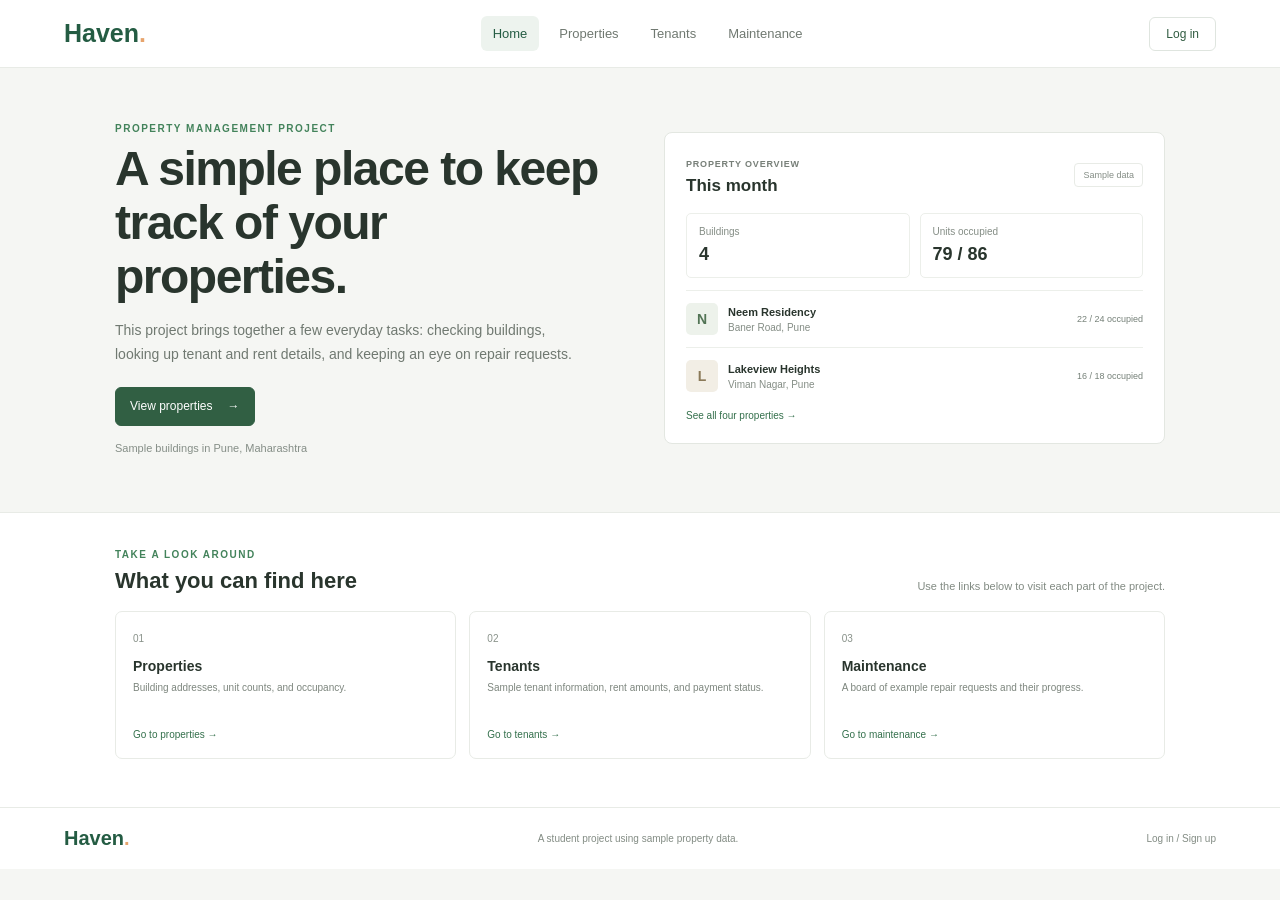
<file: index.html>
<!DOCTYPE html>
<html lang="en">
<head>
  <meta charset="UTF-8">
  <meta name="viewport" content="width=device-width, initial-scale=1.0">
  <title>Haven | Property dashboard</title>
  <link rel="stylesheet" href="style.css">
</head>
<body>
  <header class="site-header">
    <a class="logo" href="index.html">Haven<span>.</span></a>
    <nav>
      <a class="active" href="index.html">Home</a>
      <a href="properties.html">Properties</a>
      <a href="tenants.html">Tenants</a>
      <a href="maintenance.html">Maintenance</a>
    </nav>
    <a class="header-login" href="login.html">Log in</a>
  </header>

  <main>
    <section class="home-intro">
      <div class="home-welcome">
        <p class="eyebrow">PROPERTY MANAGEMENT PROJECT</p>
        <h1>A simple place to keep track of your properties.</h1>
        <p>This project brings together a few everyday tasks: checking buildings, looking up tenant and rent details, and keeping an eye on repair requests.</p>
        <a class="button button-green" href="properties.html">View properties <span aria-hidden="true">→</span></a>
        <span class="home-location">Sample buildings in Pune, Maharashtra</span>
      </div>
      <div class="home-preview">
        <div class="preview-heading"><div><span class="preview-label">PROPERTY OVERVIEW</span><h2>This month</h2></div><span class="preview-date">Sample data</span></div>
        <div class="preview-stats"><div><span>Buildings</span><strong>4</strong></div><div><span>Units occupied</span><strong>79 / 86</strong></div></div>
        <div class="preview-property"><span class="preview-building">N</span><span><strong>Neem Residency</strong><small>Baner Road, Pune</small></span><span class="preview-status">22 / 24 occupied</span></div>
        <div class="preview-property"><span class="preview-building sand">L</span><span><strong>Lakeview Heights</strong><small>Viman Nagar, Pune</small></span><span class="preview-status">16 / 18 occupied</span></div>
        <a class="preview-link" href="properties.html">See all four properties →</a>
      </div>
    </section>

    <section class="home-pages">
      <div class="home-section-heading"><div><p class="eyebrow">TAKE A LOOK AROUND</p><h2>What you can find here</h2></div><p>Use the links below to visit each part of the project.</p></div>
      <div class="home-page-grid">
        <a class="home-page-card" href="properties.html"><span class="home-page-number">01</span><h3>Properties</h3><p>Building addresses, unit counts, and occupancy.</p><span>Go to properties →</span></a>
        <a class="home-page-card" href="tenants.html"><span class="home-page-number">02</span><h3>Tenants</h3><p>Sample tenant information, rent amounts, and payment status.</p><span>Go to tenants →</span></a>
        <a class="home-page-card" href="maintenance.html"><span class="home-page-number">03</span><h3>Maintenance</h3><p>A board of example repair requests and their progress.</p><span>Go to maintenance →</span></a>
      </div>
    </section>
  </main>
  <footer class="home-footer"><a class="logo" href="index.html">Haven<span>.</span></a><span>A student project using sample property data.</span><a href="login.html">Log in / Sign up</a></footer>
</body>
</html>
</file>
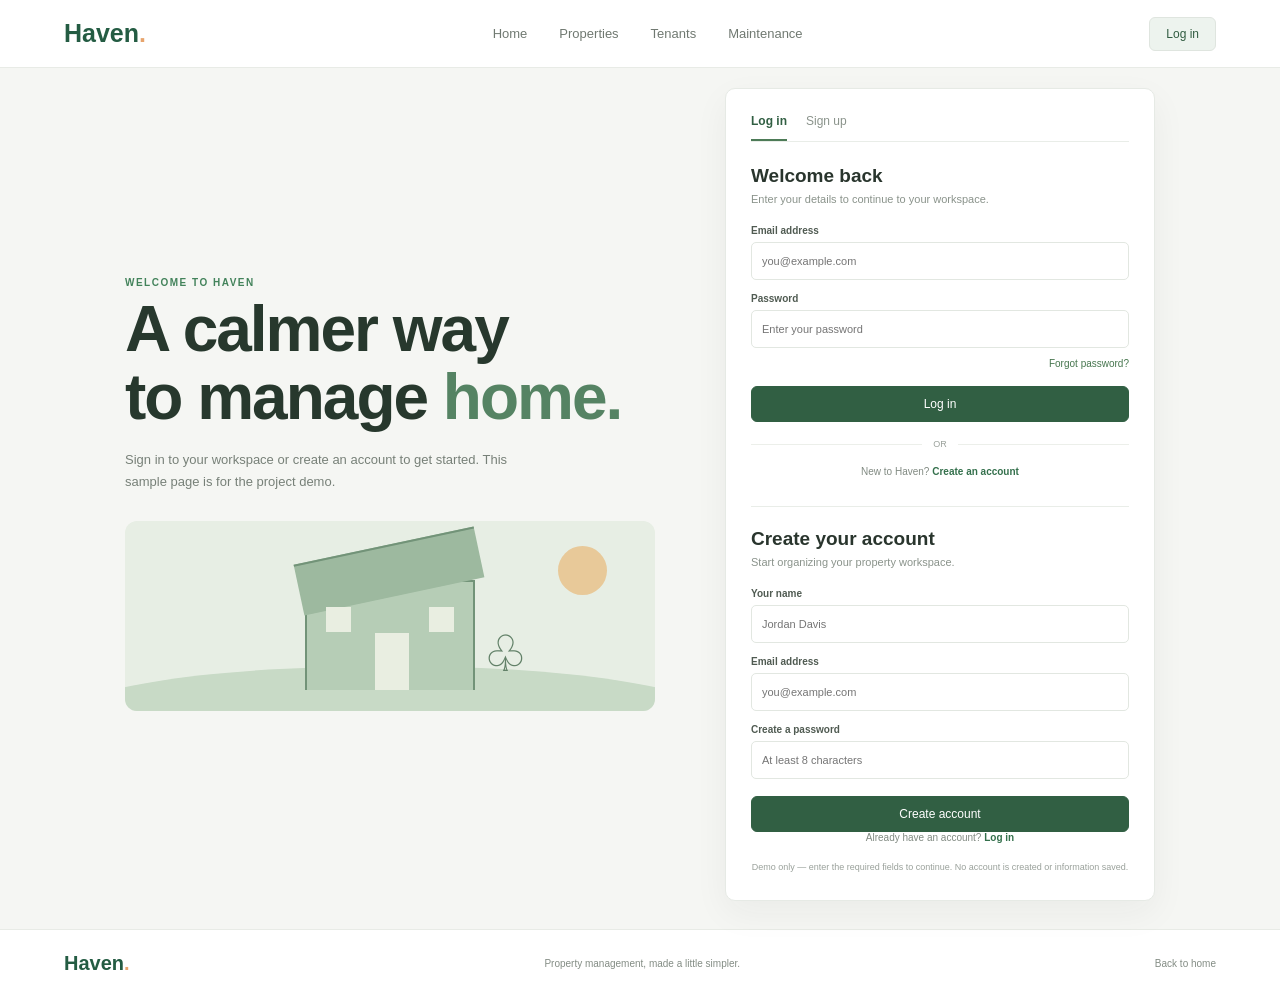
<file: login.html>
<!DOCTYPE html>
<html lang="en">
<head>
  <meta charset="UTF-8">
  <meta name="viewport" content="width=device-width, initial-scale=1.0">
  <title>Log in or sign up | Haven</title>
  <link rel="stylesheet" href="style.css">
</head>
<body>
  <header class="site-header">
    <a class="logo" href="index.html">Haven<span>.</span></a>
    <nav>
      <a href="index.html">Home</a>
      <a href="properties.html">Properties</a>
      <a href="tenants.html">Tenants</a>
      <a href="maintenance.html">Maintenance</a>
    </nav>
    <a class="header-login current" href="login.html">Log in</a>
  </header>

  <main class="auth-page">
    <div class="auth-intro">
      <p class="eyebrow">WELCOME TO HAVEN</p>
      <h1>A calmer way<br>to manage <span>home.</span></h1>
      <p>Sign in to your workspace or create an account to get started. This sample page is for the project demo.</p>
      <div class="auth-illustration"><div class="auth-sun"></div><div class="auth-house"><span></span><i></i><i></i></div><div class="auth-plant">♧</div></div>
    </div>
    <section class="auth-card">
      <div class="auth-tabs"><a class="selected" href="#login-form">Log in</a><a href="#signup-form">Sign up</a></div>
      <form id="login-form" class="auth-form" onsubmit="window.location.href='properties.html'; return false;">
        <h2>Welcome back</h2>
        <p>Enter your details to continue to your workspace.</p>
        <label for="login-email">Email address</label>
        <input id="login-email" type="email" placeholder="you@example.com" required>
        <label for="login-password">Password</label>
        <input id="login-password" type="password" placeholder="Enter your password" required>
        <a class="forgot-link" href="#login-form">Forgot password?</a>
        <button class="button button-green auth-submit" type="submit">Log in</button>
        <div class="auth-divider"><span>OR</span></div>
        <p class="auth-switch">New to Haven? <a href="#signup-form">Create an account</a></p>
      </form>
      <form id="signup-form" class="auth-form signup-form" onsubmit="window.location.href='properties.html'; return false;">
        <h2>Create your account</h2>
        <p>Start organizing your property workspace.</p>
        <label for="signup-name">Your name</label>
        <input id="signup-name" type="text" placeholder="Jordan Davis" required>
        <label for="signup-email">Email address</label>
        <input id="signup-email" type="email" placeholder="you@example.com" required>
        <label for="signup-password">Create a password</label>
        <input id="signup-password" type="password" placeholder="At least 8 characters" required>
        <button class="button button-green auth-submit" type="submit">Create account</button>
        <p class="auth-switch">Already have an account? <a href="#login-form">Log in</a></p>
      </form>
      <p class="auth-demo-note">Demo only — enter the required fields to continue. No account is created or information saved.</p>
    </section>
  </main>
  <footer class="landing-footer auth-footer"><a class="logo" href="index.html">Haven<span>.</span></a><span>Property management, made a little simpler.</span><a href="index.html">Back to home</a></footer>
</body>
</html>
</file>
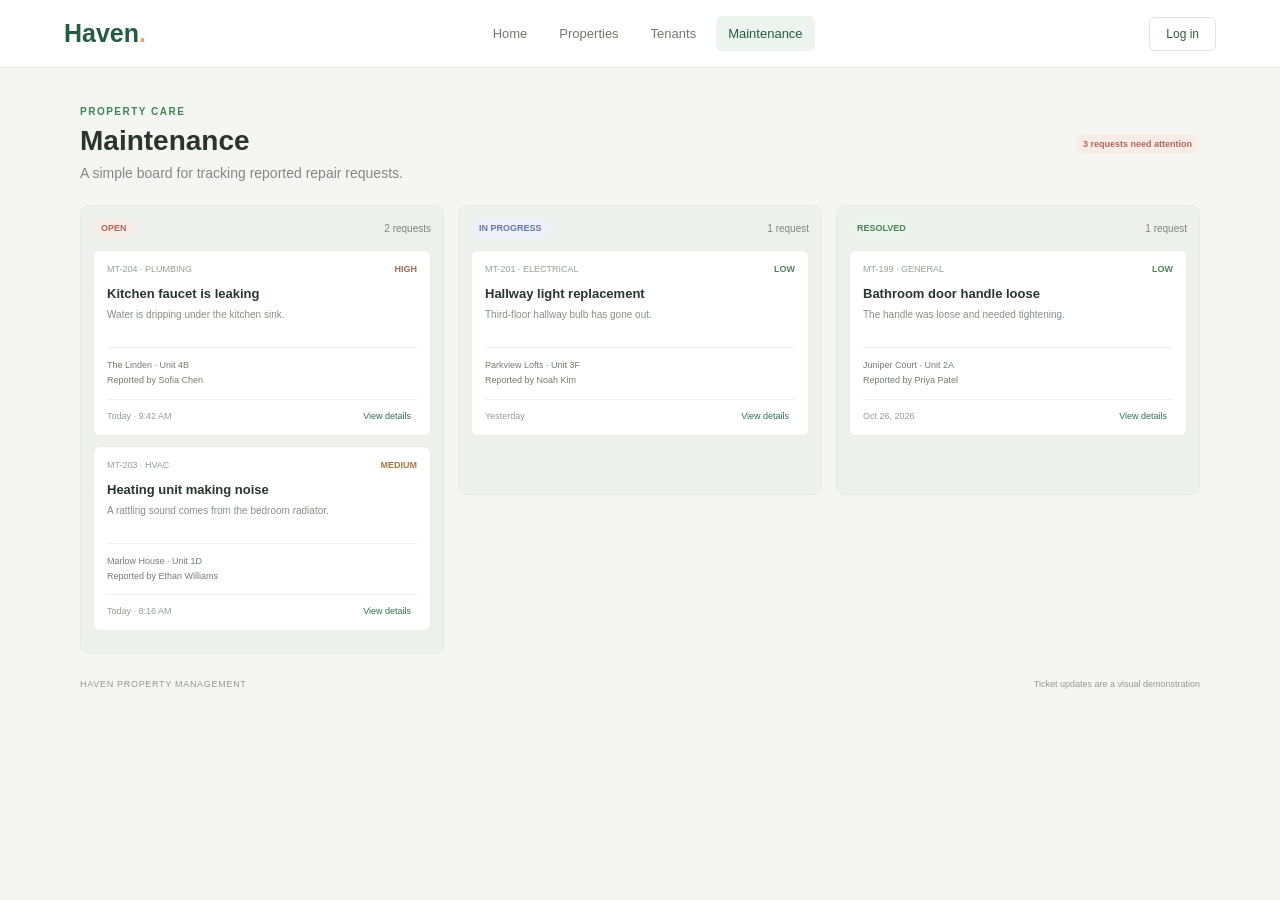
<file: maintenance.html>
<!DOCTYPE html>
<html lang="en">
<head>
  <meta charset="UTF-8">
  <meta name="viewport" content="width=device-width, initial-scale=1.0">
  <title>Maintenance | Haven</title>
  <link rel="stylesheet" href="style.css">
</head>
<body>
  <header class="site-header"><a class="logo" href="index.html">Haven<span>.</span></a><nav><a href="index.html">Home</a><a href="properties.html">Properties</a><a href="tenants.html">Tenants</a><a class="active" href="maintenance.html">Maintenance</a></nav><a class="header-login" href="login.html">Log in</a></header>
  <main class="container">
    <div class="page-heading"><div><p class="eyebrow">PROPERTY CARE</p><h1>Maintenance</h1><p class="subheading">A simple board for tracking reported repair requests.</p></div><span class="status offline">3 requests need attention</span></div>
    <section class="ticket-board">
      <div class="ticket-column"><div class="column-heading"><span class="status offline">OPEN</span><span>2 requests</span></div>
        <article class="ticket-card"><div class="ticket-top"><span>MT-204 · PLUMBING</span><span class="priority high">HIGH</span></div><h2>Kitchen faucet is leaking</h2><p>Water is dripping under the kitchen sink.</p><div class="ticket-info">The Linden · Unit 4B<br>Reported by Sofia Chen</div><div class="ticket-bottom"><span>Today · 9:42 AM</span><button onclick="alert('This is a sample maintenance ticket.')">View details</button></div></article>
        <article class="ticket-card"><div class="ticket-top"><span>MT-203 · HVAC</span><span class="priority medium">MEDIUM</span></div><h2>Heating unit making noise</h2><p>A rattling sound comes from the bedroom radiator.</p><div class="ticket-info">Marlow House · Unit 1D<br>Reported by Ethan Williams</div><div class="ticket-bottom"><span>Today · 8:16 AM</span><button onclick="alert('This is a sample maintenance ticket.')">View details</button></div></article>
      </div>
      <div class="ticket-column"><div class="column-heading"><span class="status progress">IN PROGRESS</span><span>1 request</span></div>
        <article class="ticket-card"><div class="ticket-top"><span>MT-201 · ELECTRICAL</span><span class="priority low">LOW</span></div><h2>Hallway light replacement</h2><p>Third-floor hallway bulb has gone out.</p><div class="ticket-info">Parkview Lofts · Unit 3F<br>Reported by Noah Kim</div><div class="ticket-bottom"><span>Yesterday</span><button onclick="alert('This request is already in progress.')">View details</button></div></article>
      </div>
      <div class="ticket-column"><div class="column-heading"><span class="status online">RESOLVED</span><span>1 request</span></div>
        <article class="ticket-card"><div class="ticket-top"><span>MT-199 · GENERAL</span><span class="priority low">LOW</span></div><h2>Bathroom door handle loose</h2><p>The handle was loose and needed tightening.</p><div class="ticket-info">Juniper Court · Unit 2A<br>Reported by Priya Patel</div><div class="ticket-bottom"><span>Oct 26, 2026</span><button onclick="alert('This request has been resolved.')">View details</button></div></article>
      </div>
    </section>
    <p class="footer-note">HAVEN PROPERTY MANAGEMENT <span>Ticket updates are a visual demonstration</span></p>
  </main>
</body>
</html>
</file>
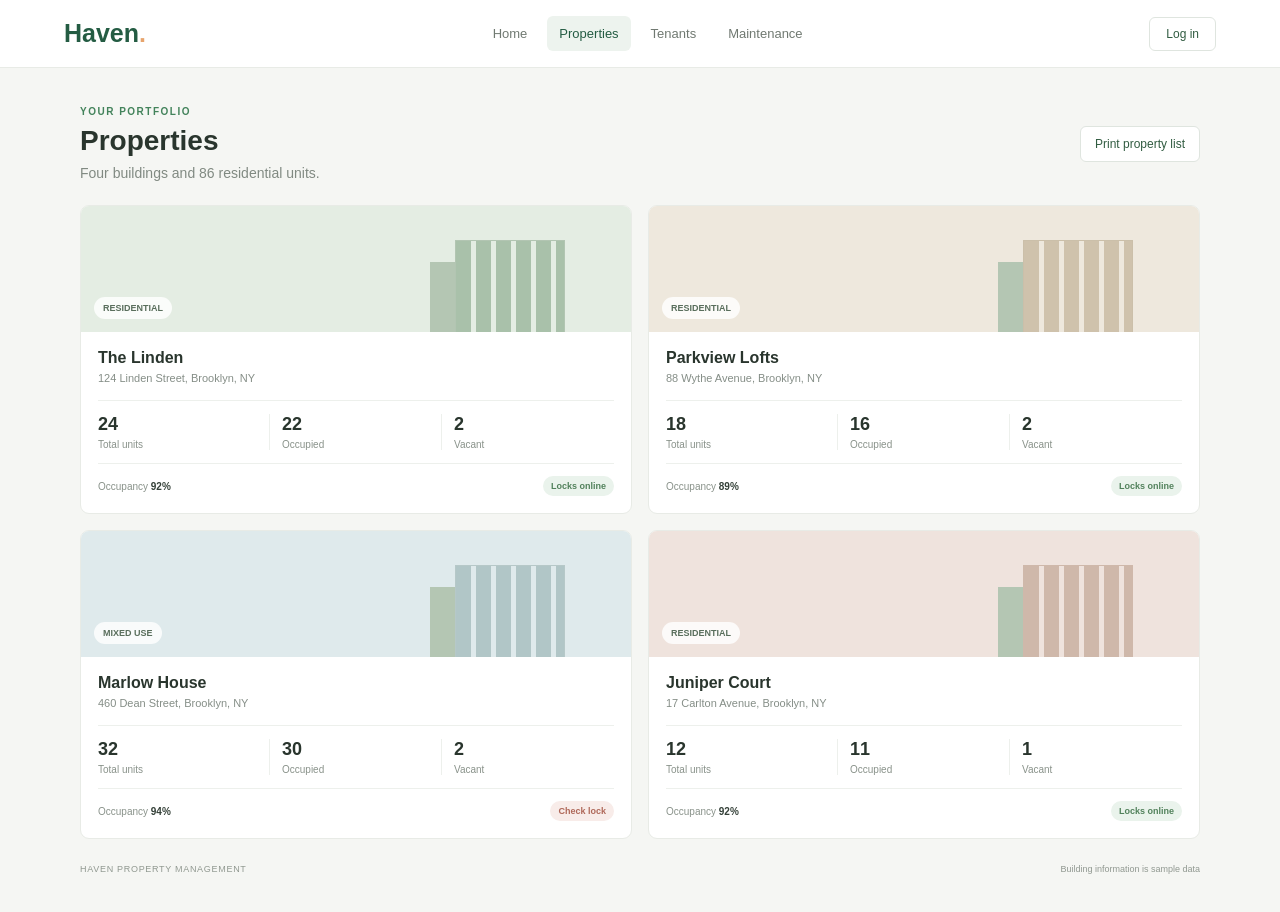
<file: properties.html>
<!DOCTYPE html>
<html lang="en">
<head>
  <meta charset="UTF-8">
  <meta name="viewport" content="width=device-width, initial-scale=1.0">
  <title>Properties | Haven</title>
  <link rel="stylesheet" href="style.css">
</head>
<body>
  <header class="site-header"><a class="logo" href="index.html">Haven<span>.</span></a><nav><a href="index.html">Home</a><a class="active" href="properties.html">Properties</a><a href="tenants.html">Tenants</a><a href="maintenance.html">Maintenance</a></nav><a class="header-login" href="login.html">Log in</a></header>
  <main class="container">
    <div class="page-heading"><div><p class="eyebrow">YOUR PORTFOLIO</p><h1>Properties</h1><p class="subheading">Four buildings and 86 residential units.</p></div><button class="button" onclick="window.print()">Print property list</button></div>
    <section class="property-grid">
      <article class="card property-card"><div class="building-art green"><span>RESIDENTIAL</span><div class="building-shape"></div></div><div class="property-details"><h2>The Linden</h2><p>124 Linden Street, Brooklyn, NY</p><div class="property-numbers"><div><strong>24</strong><small>Total units</small></div><div><strong>22</strong><small>Occupied</small></div><div><strong>2</strong><small>Vacant</small></div></div><div class="card-footer"><span>Occupancy <strong>92%</strong></span><span class="status online">Locks online</span></div></div></article>
      <article class="card property-card"><div class="building-art yellow"><span>RESIDENTIAL</span><div class="building-shape"></div></div><div class="property-details"><h2>Parkview Lofts</h2><p>88 Wythe Avenue, Brooklyn, NY</p><div class="property-numbers"><div><strong>18</strong><small>Total units</small></div><div><strong>16</strong><small>Occupied</small></div><div><strong>2</strong><small>Vacant</small></div></div><div class="card-footer"><span>Occupancy <strong>89%</strong></span><span class="status online">Locks online</span></div></div></article>
      <article class="card property-card"><div class="building-art blue"><span>MIXED USE</span><div class="building-shape"></div></div><div class="property-details"><h2>Marlow House</h2><p>460 Dean Street, Brooklyn, NY</p><div class="property-numbers"><div><strong>32</strong><small>Total units</small></div><div><strong>30</strong><small>Occupied</small></div><div><strong>2</strong><small>Vacant</small></div></div><div class="card-footer"><span>Occupancy <strong>94%</strong></span><span class="status offline">Check lock</span></div></div></article>
      <article class="card property-card"><div class="building-art rose"><span>RESIDENTIAL</span><div class="building-shape"></div></div><div class="property-details"><h2>Juniper Court</h2><p>17 Carlton Avenue, Brooklyn, NY</p><div class="property-numbers"><div><strong>12</strong><small>Total units</small></div><div><strong>11</strong><small>Occupied</small></div><div><strong>1</strong><small>Vacant</small></div></div><div class="card-footer"><span>Occupancy <strong>92%</strong></span><span class="status online">Locks online</span></div></div></article>
    </section>
    <p class="footer-note">HAVEN PROPERTY MANAGEMENT <span>Building information is sample data</span></p>
  </main>
</body>
</html>
</file>
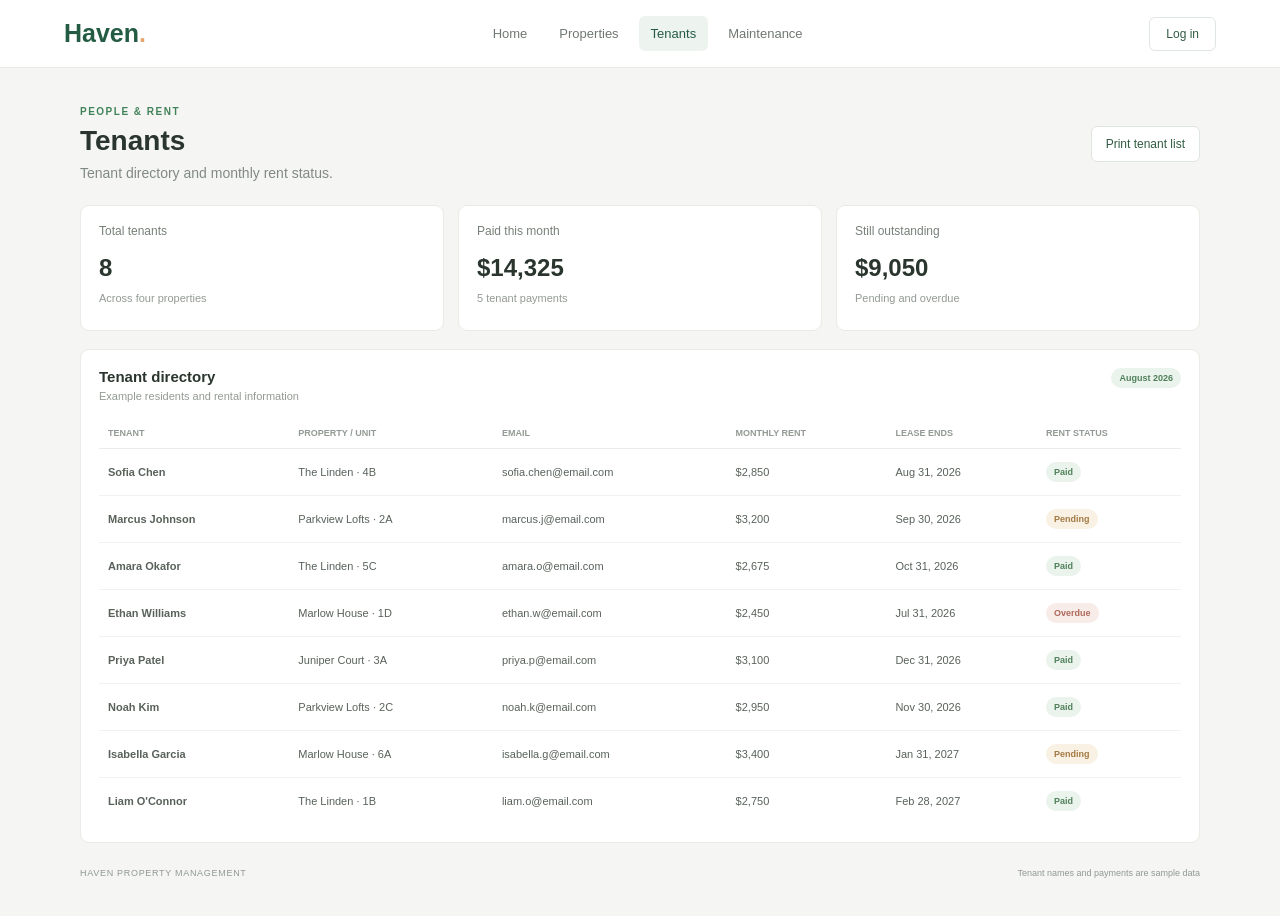
<file: tenants.html>
<!DOCTYPE html>
<html lang="en">
<head>
  <meta charset="UTF-8">
  <meta name="viewport" content="width=device-width, initial-scale=1.0">
  <title>Tenants | Haven</title>
  <link rel="stylesheet" href="style.css">
</head>
<body>
  <header class="site-header"><a class="logo" href="index.html">Haven<span>.</span></a><nav><a href="index.html">Home</a><a href="properties.html">Properties</a><a class="active" href="tenants.html">Tenants</a><a href="maintenance.html">Maintenance</a></nav><a class="header-login" href="login.html">Log in</a></header>
  <main class="container">
    <div class="page-heading"><div><p class="eyebrow">PEOPLE & RENT</p><h1>Tenants</h1><p class="subheading">Tenant directory and monthly rent status.</p></div><button class="button" onclick="window.print()">Print tenant list</button></div>
    <section class="summary-grid three-cards"><article class="card summary-card"><p>Total tenants</p><h2>8</h2><span>Across four properties</span></article><article class="card summary-card"><p>Paid this month</p><h2>$14,325</h2><span>5 tenant payments</span></article><article class="card summary-card"><p>Still outstanding</p><h2>$9,050</h2><span>Pending and overdue</span></article></section>
    <section class="card"><div class="section-heading"><div><h2>Tenant directory</h2><p>Example residents and rental information</p></div><span class="status online">August 2026</span></div>
      <div class="table-wrap"><table><thead><tr><th>TENANT</th><th>PROPERTY / UNIT</th><th>EMAIL</th><th>MONTHLY RENT</th><th>LEASE ENDS</th><th>RENT STATUS</th></tr></thead><tbody>
        <tr><td><strong>Sofia Chen</strong></td><td>The Linden · 4B</td><td>sofia.chen@email.com</td><td>$2,850</td><td>Aug 31, 2026</td><td><span class="status online">Paid</span></td></tr>
        <tr><td><strong>Marcus Johnson</strong></td><td>Parkview Lofts · 2A</td><td>marcus.j@email.com</td><td>$3,200</td><td>Sep 30, 2026</td><td><span class="status pending">Pending</span></td></tr>
        <tr><td><strong>Amara Okafor</strong></td><td>The Linden · 5C</td><td>amara.o@email.com</td><td>$2,675</td><td>Oct 31, 2026</td><td><span class="status online">Paid</span></td></tr>
        <tr><td><strong>Ethan Williams</strong></td><td>Marlow House · 1D</td><td>ethan.w@email.com</td><td>$2,450</td><td>Jul 31, 2026</td><td><span class="status offline">Overdue</span></td></tr>
        <tr><td><strong>Priya Patel</strong></td><td>Juniper Court · 3A</td><td>priya.p@email.com</td><td>$3,100</td><td>Dec 31, 2026</td><td><span class="status online">Paid</span></td></tr>
        <tr><td><strong>Noah Kim</strong></td><td>Parkview Lofts · 2C</td><td>noah.k@email.com</td><td>$2,950</td><td>Nov 30, 2026</td><td><span class="status online">Paid</span></td></tr>
        <tr><td><strong>Isabella Garcia</strong></td><td>Marlow House · 6A</td><td>isabella.g@email.com</td><td>$3,400</td><td>Jan 31, 2027</td><td><span class="status pending">Pending</span></td></tr>
        <tr><td><strong>Liam O'Connor</strong></td><td>The Linden · 1B</td><td>liam.o@email.com</td><td>$2,750</td><td>Feb 28, 2027</td><td><span class="status online">Paid</span></td></tr>
      </tbody></table></div>
    </section>
    <p class="footer-note">HAVEN PROPERTY MANAGEMENT <span>Tenant names and payments are sample data</span></p>
  </main>
</body>
</html>
</file>
<file: style.css>
* {
  box-sizing: border-box;
}

body {
  margin: 0;
  background: #f5f6f3;
  color: #29352d;
  font-family: Arial, Helvetica, sans-serif;
  font-size: 14px;
}

.site-header {
  min-height: 68px;
  padding: 0 5%;
  display: flex;
  align-items: center;
  justify-content: space-between;
  gap: 20px;
  background: white;
  border-bottom: 1px solid #e8ebe6;
}

.logo {
  color: #245c43;
  font-size: 25px;
  font-weight: bold;
  text-decoration: none;
}

.logo span {
  color: #e7a46d;
}

nav {
  display: flex;
  align-items: center;
  gap: 8px;
}

nav a {
  padding: 10px 12px;
  border-radius: 6px;
  color: #707971;
  font-size: 13px;
  text-decoration: none;
}

nav a:hover,
nav a.active {
  background: #edf3ee;
  color: #245c43;
}

.manager {
  color: #778078;
  font-size: 12px;
}

.container {
  width: min(1120px, 90%);
  margin: 38px auto;
}

.page-heading {
  display: flex;
  align-items: center;
  justify-content: space-between;
  gap: 20px;
  margin-bottom: 24px;
}

.eyebrow {
  margin: 0 0 8px;
  color: #43835b;
  font-size: 10px;
  font-weight: bold;
  letter-spacing: 1.5px;
}

h1 {
  margin: 0 0 8px;
  font-size: 28px;
}

.subheading {
  margin: 0;
  color: #818a82;
}

.button {
  padding: 10px 14px;
  border: 1px solid #dfe5df;
  border-radius: 6px;
  background: white;
  color: #315c41;
  font-size: 12px;
  cursor: pointer;
}

.button:hover {
  background: #edf3ee;
}

.summary-grid {
  display: grid;
  grid-template-columns: repeat(4, 1fr);
  gap: 14px;
  margin-bottom: 18px;
}

.three-cards {
  grid-template-columns: repeat(3, 1fr);
}

.card {
  padding: 18px;
  border: 1px solid #e8ebe6;
  border-radius: 9px;
  background: white;
}

.summary-card {
  min-height: 126px;
}

.summary-card p {
  margin: 0 0 16px;
  color: #778078;
  font-size: 12px;
}

.summary-card h2 {
  margin: 0 0 7px;
  font-size: 24px;
}

.summary-card span {
  color: #929a93;
  font-size: 11px;
}

.content-grid {
  display: grid;
  grid-template-columns: 1.45fr 1fr;
  gap: 16px;
  margin-bottom: 16px;
}

.second-row {
  grid-template-columns: 1fr 1fr;
}

.section-heading {
  display: flex;
  align-items: flex-start;
  justify-content: space-between;
  gap: 10px;
  margin-bottom: 16px;
}

.section-heading h2 {
  margin: 0 0 5px;
  font-size: 15px;
}

.section-heading p {
  margin: 0;
  color: #929a93;
  font-size: 11px;
}

.text-link {
  color: #34704c;
  font-size: 11px;
  text-decoration: none;
}

.text-link:hover {
  text-decoration: underline;
}

.table-wrap {
  overflow-x: auto;
}

table {
  width: 100%;
  border-collapse: collapse;
  text-align: left;
}

th {
  padding: 10px 9px;
  border-bottom: 1px solid #e9ede8;
  color: #929a93;
  font-size: 9px;
}

td {
  padding: 13px 9px;
  border-bottom: 1px solid #f0f2ef;
  color: #58625a;
  font-size: 11px;
  white-space: nowrap;
}

tbody tr:last-child td {
  border-bottom: 0;
}

.occupancy {
  display: inline-block;
  width: 47px;
  height: 5px;
  margin-right: 5px;
  border-radius: 5px;
  background: #e8eee8;
}

.occupancy i {
  display: block;
  height: 100%;
  border-radius: 5px;
  background: #79a984;
}

.status {
  display: inline-block;
  padding: 5px 8px;
  border-radius: 12px;
  background: #eaf3ec;
  color: #51815b;
  font-size: 9px;
  font-weight: bold;
  white-space: nowrap;
}

.status.pending {
  background: #f9f1e4;
  color: #a37a43;
}

.status.offline {
  background: #f8ece9;
  color: #af6859;
}

.status.progress {
  background: #edf0f9;
  color: #6878a4;
}

.rent-summary {
  display: flex;
  flex-direction: column;
  gap: 5px;
  padding: 4px 0 16px;
}

.rent-summary strong {
  font-size: 24px;
}

.rent-summary span,
.time {
  color: #929a93;
  font-size: 10px;
}

.rent-row {
  display: flex;
  align-items: center;
  gap: 8px;
  padding: 11px 0;
  border-top: 1px solid #eef0ed;
  color: #657067;
  font-size: 10px;
}

.rent-row strong {
  margin-left: auto;
  font-weight: normal;
}

.rent-bar {
  display: flex;
  overflow: hidden;
  height: 8px;
  margin-top: 13px;
  border-radius: 8px;
}

.rent-bar span {
  width: 74%;
  background: #6d9c76;
}

.rent-bar i {
  width: 17%;
  background: #dbc48f;
}

.rent-bar b {
  width: 9%;
  background: #d78c75;
}

.list-row {
  display: flex;
  align-items: center;
  gap: 10px;
  padding: 12px 0;
  border-top: 1px solid #eef0ed;
}

.list-row > div {
  min-width: 0;
}

.list-row strong,
.list-row small {
  display: block;
}

.list-row strong {
  margin-bottom: 4px;
  font-size: 11px;
}

.list-row small {
  color: #929a93;
  font-size: 10px;
}

.list-row .status,
.list-row .time {
  margin-left: auto;
}

.ticket-icon,
.lock-dot,
.device-symbol {
  display: grid;
  flex: 0 0 29px;
  width: 29px;
  height: 29px;
  place-items: center;
  border-radius: 7px;
  background: #f0f3ef;
  color: #52755a;
  font-size: 10px;
  font-weight: bold;
}

.lock-dot {
  border-radius: 50%;
  background: #eaf3ec;
}

.lock-dot.denied {
  background: #f8ece9;
  color: #af6859;
}

.footer-note {
  display: flex;
  justify-content: space-between;
  margin-top: 25px;
  color: #909890;
  font-size: 9px;
  letter-spacing: .7px;
}

.footer-note span {
  letter-spacing: 0;
}

.property-grid {
  display: grid;
  grid-template-columns: repeat(2, 1fr);
  gap: 16px;
}

.property-card {
  overflow: hidden;
  padding: 0;
}

.building-art {
  position: relative;
  display: flex;
  height: 126px;
  align-items: flex-end;
  justify-content: flex-start;
  overflow: hidden;
  padding: 13px;
  background: #e4ede3;
}

.building-art.yellow {
  background: #eee8dd;
}

.building-art.blue {
  background: #dfeaec;
}

.building-art.rose {
  background: #efe3dd;
}

.building-art > span {
  position: relative;
  z-index: 1;
  padding: 6px 9px;
  border-radius: 12px;
  background: rgb(255,255,255,.82);
  color: #596e5c;
  font-size: 9px;
  font-weight: bold;
}

.building-shape {
  position: absolute;
  right: 12%;
  bottom: 0;
  width: 110px;
  height: 92px;
  border: 1px solid #b2c5b2;
  border-bottom: 0;
  background: repeating-linear-gradient(90deg, #a9c1aa 0 15px, #e4ede3 15px 20px), repeating-linear-gradient(0deg, transparent 0 17px, #d6e0d4 17px 19px);
  box-shadow: -32px 15px 0 -7px #b4c6b3;
}

.yellow .building-shape {
  border-color: #cbbfa9;
  background: repeating-linear-gradient(90deg, #cfc2ac 0 15px, #eee8dd 15px 20px), repeating-linear-gradient(0deg, transparent 0 17px, #e0d8c8 17px 19px);
}

.blue .building-shape {
  border-color: #b6c8c8;
  background: repeating-linear-gradient(90deg, #b1c6c7 0 15px, #dfeaec 15px 20px), repeating-linear-gradient(0deg, transparent 0 17px, #d2dddd 17px 19px);
}

.rose .building-shape {
  border-color: #cfb8aa;
  background: repeating-linear-gradient(90deg, #cfb8aa 0 15px, #efe3dd 15px 20px), repeating-linear-gradient(0deg, transparent 0 17px, #e3d3c9 17px 19px);
}

.property-details {
  padding: 17px;
}

.property-details h2 {
  margin: 0 0 5px;
  font-size: 16px;
}

.property-details > p {
  margin: 0;
  color: #858e87;
  font-size: 11px;
}

.property-numbers {
  display: grid;
  grid-template-columns: repeat(3, 1fr);
  margin-top: 16px;
  padding: 13px 0;
  border-top: 1px solid #edf0ec;
  border-bottom: 1px solid #edf0ec;
}

.property-numbers div {
  display: flex;
  flex-direction: column;
  gap: 4px;
  border-right: 1px solid #edf0ec;
}

.property-numbers div:last-child {
  padding-left: 12px;
  border: 0;
}

.property-numbers div:nth-child(2) {
  padding-left: 12px;
}

.property-numbers strong {
  font-size: 18px;
}

.property-numbers small,
.card-footer {
  color: #89928a;
  font-size: 10px;
}

.card-footer {
  display: flex;
  justify-content: space-between;
  align-items: center;
  padding-top: 12px;
}

.card-footer strong {
  color: #354139;
}

.ticket-board {
  display: grid;
  grid-template-columns: repeat(3, 1fr);
  align-items: start;
  gap: 14px;
}

.ticket-column {
  min-height: 290px;
  padding: 12px;
  border: 1px solid #e7ebe6;
  border-radius: 9px;
  background: #eef0ed;
}

.column-heading {
  display: flex;
  align-items: center;
  justify-content: space-between;
  margin-bottom: 12px;
  color: #7d867e;
  font-size: 10px;
}

.ticket-card {
  margin-bottom: 10px;
  padding: 13px;
  border: 1px solid #e9ede8;
  border-radius: 7px;
  background: white;
}

.ticket-top,
.ticket-bottom {
  display: flex;
  justify-content: space-between;
  align-items: center;
  gap: 8px;
  color: #969d97;
  font-size: 9px;
}

.priority {
  color: #a36a57;
  font-size: 9px;
  font-weight: bold;
}

.priority.medium {
  color: #a37a43;
}

.priority.low {
  color: #59815f;
}

.ticket-card h2 {
  margin: 12px 0 6px;
  font-size: 13px;
}

.ticket-card p {
  min-height: 28px;
  margin: 0 0 12px;
  color: #879088;
  font-size: 10px;
  line-height: 1.5;
}

.ticket-info {
  padding: 10px 0;
  border-top: 1px solid #eef0ed;
  color: #727d73;
  font-size: 9px;
  line-height: 1.7;
}

.ticket-bottom {
  padding-top: 10px;
  border-top: 1px solid #eef0ed;
}

.ticket-bottom button {
  border: 0;
  background: transparent;
  color: #34704c;
  font-size: 9px;
  cursor: pointer;
}

.simulator-note {
  display: flex;
  align-items: center;
  gap: 8px;
  margin-bottom: 16px;
  padding: 12px;
  border: 1px solid #e5eee7;
  border-radius: 7px;
  background: #eff5f0;
  color: #718074;
  font-size: 11px;
}

.simulator-note strong {
  color: #3f6148;
}

.pulse-dot {
  width: 8px;
  height: 8px;
  border-radius: 50%;
  background: #65a775;
  box-shadow: 0 0 0 4px #dcebdd;
}

.access-grid {
  grid-template-columns: 1.6fr 1fr;
}

.device-row {
  display: flex;
  align-items: center;
  gap: 10px;
  padding: 12px 0;
  border-top: 1px solid #eef0ed;
}

.device-row div {
  flex: 1;
}

.device-row strong,
.device-row small {
  display: block;
}

.device-row strong {
  margin-bottom: 4px;
  font-size: 11px;
}

.device-row small {
  color: #929a93;
  font-size: 9px;
}

.device-symbol {
  background: #edf3ee;
  color: #4a7654;
}

@media (max-width: 850px) {
  .site-header {
    flex-wrap: wrap;
    justify-content: space-between;
    padding: 13px 5%;
  }
  nav {
    order: 3;
    width: 100%;
    overflow-x: auto;
  }
  nav a {
    padding: 8px;
    white-space: nowrap;
  }
  .manager {
    font-size: 10px;
  }
  .content-grid,
  .access-grid {
    grid-template-columns: 1fr;
  }
}

@media (max-width: 600px) {
  .container {
    width: 92%;
    margin: 25px auto;
  }
  .page-heading {
    align-items: flex-start;
    flex-direction: column;
  }
  .summary-grid {
    grid-template-columns: repeat(2, 1fr);
    gap: 9px;
  }
  .three-cards {
    grid-template-columns: 1fr;
  }
  .summary-card {
    min-height: 112px;
  }
  .property-grid,
  .ticket-board {
    grid-template-columns: 1fr;
  }
  .ticket-column {
    min-height: 0;
  }
  .footer-note {
    gap: 12px;
    line-height: 1.5;
  }
}

@media print {
  .site-header,
  .button {
    display: none;
  }
  .container {
    width: 100%;
    margin: 15px auto;
  }
}

.header-login {
  padding: 9px 16px;
  border: 1px solid #dfe5df;
  border-radius: 6px;
  color: #315c41;
  font-size: 12px;
  text-decoration: none;
  white-space: nowrap;
}

.header-login:hover,
.header-login.current {
  background: #edf3ee;
}

.landing-hero {
  display: grid;
  width: min(1120px, 90%);
  min-height: 430px;
  grid-template-columns: 1fr 1fr;
  align-items: center;
  gap: 48px;
  margin: 42px auto 0;
}

.hero-copy h1,
.auth-intro h1 {
  margin: 0;
  color: #27382d;
  font-size: clamp(42px, 5vw, 64px);
  letter-spacing: -2px;
  line-height: 1.05;
}

.hero-copy h1 span,
.auth-intro h1 span {
  color: #558363;
}

.hero-description {
  max-width: 410px;
  margin: 19px 0 22px;
  color: #778078;
  font-size: 15px;
  line-height: 1.7;
}

.hero-actions {
  display: flex;
  align-items: center;
  gap: 19px;
}

.button-green {
  display: inline-flex;
  align-items: center;
  justify-content: center;
  gap: 15px;
  border-color: #315f43;
  background: #315f43;
  color: white;
  text-decoration: none;
}

.button-green:hover {
  background: #244c34;
  color: white;
}

.hero-secondary {
  color: #4a6650;
  font-size: 12px;
  text-decoration: none;
}

.hero-note {
  display: flex;
  align-items: center;
  gap: 8px;
  margin-top: 31px;
  color: #89928a;
  font-size: 11px;
}

.hero-note-dot {
  width: 7px;
  height: 7px;
  border-radius: 50%;
  background: #79a984;
}

.hero-art {
  position: relative;
  height: 350px;
  overflow: hidden;
  border-radius: 18px;
  background: linear-gradient(155deg, #edf2e9 0%, #dfeadd 100%);
}

.hero-art::after {
  position: absolute;
  right: -12%;
  bottom: -54px;
  left: -12%;
  height: 100px;
  border-radius: 50%;
  background: #c6d9c6;
  content: "";
}

.sun,
.auth-sun {
  position: absolute;
  top: 37px;
  right: 49px;
  width: 70px;
  height: 70px;
  border-radius: 50%;
  background: #e8c999;
}

.hero-building {
  position: absolute;
  z-index: 1;
  bottom: 36px;
  display: grid;
  grid-template-columns: repeat(2, 13px);
  align-content: start;
  justify-content: center;
  gap: 13px 10px;
  padding: 20px 11px 0;
  border: 1px solid #9db59f;
  border-bottom: 0;
  background: repeating-linear-gradient(90deg, #a9c1aa 0 20px, #bdd0bb 20px 24px);
}

.hero-building i {
  height: 14px;
  background: #e8efe2;
}

.building-one {
  left: 47px;
  width: 86px;
  height: 182px;
}

.building-two {
  left: 145px;
  width: 119px;
  height: 240px;
  grid-template-columns: repeat(3, 14px);
  background: repeating-linear-gradient(90deg, #85a78c 0 26px, #9fba9f 26px 30px);
}

.building-three {
  left: 278px;
  width: 92px;
  height: 159px;
  background: repeating-linear-gradient(90deg, #bdc9a9 0 20px, #d0d6b7 20px 24px);
}

.art-caption {
  position: absolute;
  z-index: 2;
  right: 20px;
  bottom: 20px;
  left: 20px;
  display: flex;
  align-items: center;
  gap: 11px;
  padding: 12px;
  border: 1px solid rgb(255 255 255 / 70%);
  border-radius: 9px;
  background: rgb(255 255 255 / 88%);
}

.art-caption-icon {
  display: grid;
  width: 34px;
  height: 34px;
  place-items: center;
  border-radius: 8px;
  background: #edf3ee;
  color: #315f43;
  font-size: 20px;
}

.art-caption strong,
.art-caption small {
  display: block;
}

.art-caption strong {
  margin-bottom: 4px;
  font-size: 11px;
}

.art-caption small {
  color: #89928a;
  font-size: 9px;
}

.landing-stats {
  display: flex;
  justify-content: center;
  gap: 100px;
  padding: 23px 5%;
  border-top: 1px solid #e8ebe6;
  border-bottom: 1px solid #e8ebe6;
  background: #fff;
}

.landing-stats div {
  display: flex;
  align-items: center;
  gap: 10px;
}

.landing-stats strong {
  color: #315f43;
  font-size: 19px;
}

.landing-stats span {
  color: #838c84;
  font-size: 11px;
}

.landing-section {
  width: min(1120px, 90%);
  margin: 66px auto 72px;
}

.landing-section-heading {
  display: flex;
  align-items: flex-end;
  justify-content: space-between;
  gap: 24px;
  margin-bottom: 24px;
}

.landing-section-heading h2,
.landing-cta h2 {
  margin: 0;
  font-size: 28px;
  letter-spacing: -.5px;
}

.landing-section-heading > p {
  max-width: 340px;
  margin: 0 0 2px;
  color: #818a82;
  font-size: 12px;
  line-height: 1.6;
}

.feature-grid {
  display: grid;
  grid-template-columns: repeat(3, 1fr);
  gap: 15px;
}

.feature-card {
  position: relative;
  min-height: 214px;
  padding: 20px;
  border: 1px solid #e8ebe6;
  border-radius: 9px;
  background: white;
  color: inherit;
  text-decoration: none;
  transition: transform .18s ease, box-shadow .18s ease;
}

.feature-card:hover {
  transform: translateY(-3px);
  box-shadow: 0 12px 28px rgb(34 49 39 / 7%);
}

.feature-number {
  position: absolute;
  top: 20px;
  right: 20px;
  color: #a4aca5;
  font-size: 10px;
}

.feature-icon {
  display: grid;
  width: 36px;
  height: 36px;
  margin-bottom: 20px;
  place-items: center;
  border-radius: 9px;
  background: #edf3ee;
  color: #47764f;
  font-size: 20px;
}

.feature-card h3 {
  margin: 0 0 8px;
  font-size: 15px;
}

.feature-card p {
  min-height: 36px;
  margin: 0 0 15px;
  color: #818a82;
  font-size: 11px;
  line-height: 1.6;
}

.feature-link {
  color: #34704c;
  font-size: 10px;
  font-weight: bold;
}

.landing-cta {
  display: flex;
  width: min(1120px, 90%);
  align-items: center;
  justify-content: space-between;
  gap: 24px;
  margin: 0 auto 50px;
  padding: 28px 32px;
  border-radius: 11px;
  background: #315f43;
  color: white;
}

.landing-cta .eyebrow {
  color: #c9ddca;
}

.landing-cta h2 {
  font-size: 22px;
}

.landing-cta div > p:last-child {
  margin: 8px 0 0;
  color: #d3e1d4;
  font-size: 11px;
}

.button-light {
  display: inline-flex;
  align-items: center;
  gap: 12px;
  border-color: #fff;
  background: white;
  color: #315f43;
  text-decoration: none;
  white-space: nowrap;
}

.landing-footer {
  display: flex;
  min-height: 68px;
  align-items: center;
  justify-content: space-between;
  gap: 16px;
  padding: 12px 5%;
  border-top: 1px solid #e8ebe6;
  background: white;
}

.landing-footer .logo {
  font-size: 20px;
}

.landing-footer > span,
.landing-footer > a:last-child {
  color: #838c84;
  font-size: 10px;
  text-decoration: none;
}

.auth-page {
  display: grid;
  width: min(1030px, 90%);
  min-height: 650px;
  grid-template-columns: 1fr 430px;
  align-items: center;
  gap: 70px;
  margin: 20px auto;
}

.auth-intro > p:not(.eyebrow) {
  max-width: 390px;
  margin: 18px 0;
  color: #778078;
  font-size: 13px;
  line-height: 1.7;
}

.auth-illustration {
  position: relative;
  height: 190px;
  margin-top: 28px;
  overflow: hidden;
  border-radius: 12px;
  background: #e7eee4;
}

.auth-illustration::after {
  position: absolute;
  right: -10%;
  bottom: -50px;
  left: -10%;
  height: 95px;
  border-radius: 50%;
  background: #c8dac6;
  content: "";
}

.auth-sun {
  top: 25px;
  right: 48px;
  width: 49px;
  height: 49px;
}

.auth-house {
  position: absolute;
  z-index: 1;
  bottom: 21px;
  left: 34%;
  width: 170px;
  height: 110px;
  border: 2px solid #729378;
  border-bottom: 0;
  background: #b6cdb6;
}

.auth-house::before {
  position: absolute;
  top: -37px;
  left: -10px;
  width: 184px;
  height: 50px;
  transform: rotate(-12deg);
  border-top: 2px solid #729378;
  background: #9db99f;
  content: "";
}

.auth-house span {
  position: absolute;
  bottom: 0;
  left: 68px;
  width: 34px;
  height: 57px;
  background: #e9eee1;
}

.auth-house i {
  position: absolute;
  top: 25px;
  left: 19px;
  width: 25px;
  height: 25px;
  background: #e9eee1;
}

.auth-house i:last-child {
  right: 19px;
  left: auto;
}

.auth-plant {
  position: absolute;
  z-index: 2;
  right: 24%;
  bottom: 28px;
  color: #628168;
  font-size: 50px;
}

.auth-card {
  padding: 25px;
  border: 1px solid #e6eae5;
  border-radius: 10px;
  background: white;
  box-shadow: 0 12px 35px rgb(34 49 39 / 5%);
}

.auth-tabs {
  display: flex;
  gap: 19px;
  margin-bottom: 23px;
  border-bottom: 1px solid #e9ede8;
}

.auth-tabs a {
  padding: 0 0 11px;
  color: #8a938b;
  font-size: 12px;
  text-decoration: none;
}

.auth-tabs a.selected {
  border-bottom: 2px solid #4d7b57;
  color: #315f43;
  font-weight: bold;
}

.auth-form h2 {
  margin: 0 0 6px;
  font-size: 19px;
}

.auth-form > p:first-of-type {
  margin: 0 0 20px;
  color: #8a938b;
  font-size: 11px;
}

.auth-form label {
  display: block;
  margin: 13px 0 6px;
  color: #505b52;
  font-size: 10px;
  font-weight: bold;
}

.auth-form input {
  width: 100%;
  height: 38px;
  padding: 0 10px;
  border: 1px solid #e2e7e1;
  border-radius: 5px;
  background: #fff;
  color: #29352d;
  font: inherit;
  font-size: 11px;
}

.auth-form input:focus {
  border-color: #77a17e;
  outline: 2px solid #e0ede1;
}

.forgot-link {
  display: block;
  margin-top: 10px;
  color: #47764f;
  font-size: 10px;
  text-align: right;
  text-decoration: none;
}

.auth-submit {
  width: 100%;
  margin-top: 17px;
}

.auth-divider {
  display: flex;
  align-items: center;
  gap: 11px;
  margin: 17px 0;
  color: #9aa19b;
  font-size: 9px;
}

.auth-divider::before,
.auth-divider::after {
  height: 1px;
  flex: 1;
  background: #ecefea;
  content: "";
}

.auth-switch {
  margin: 0;
  color: #818a82;
  font-size: 10px;
  text-align: center;
}

.auth-switch a {
  color: #34704c;
  font-weight: bold;
  text-decoration: none;
}

.signup-form {
  margin-top: 29px;
  padding-top: 21px;
  border-top: 1px solid #e9ede8;
}

.auth-demo-note {
  margin: 18px 0 0;
  color: #9aa19b;
  font-size: 9px;
  line-height: 1.5;
  text-align: center;
}

.auth-footer {
  margin-top: 28px;
}

@media (max-width: 850px) {
  .landing-hero {
    gap: 24px;
  }
  .hero-art {
    height: 290px;
  }
  .building-one {
    left: 20px;
  }
  .building-two {
    left: 112px;
  }
  .building-three {
    left: 242px;
  }
  .landing-stats {
    gap: 35px;
  }
  .auth-page {
    grid-template-columns: 1fr 380px;
    gap: 30px;
  }
}

@media (max-width: 650px) {
  .landing-hero {
    grid-template-columns: 1fr;
    margin-top: 30px;
  }
  .hero-art {
    height: 280px;
  }
  .landing-stats {
    flex-wrap: wrap;
    justify-content: flex-start;
    gap: 16px 27px;
    padding: 20px 5%;
  }
  .landing-stats div {
    min-width: 130px;
  }
  .landing-section {
    margin: 45px auto;
  }
  .landing-section-heading {
    align-items: flex-start;
    flex-direction: column;
    gap: 10px;
  }
  .landing-section-heading h2 {
    font-size: 24px;
  }
  .feature-grid {
    grid-template-columns: 1fr;
  }
  .feature-card {
    min-height: 185px;
  }
  .landing-cta {
    align-items: flex-start;
    flex-direction: column;
    padding: 23px;
  }
  .landing-cta h2 {
    font-size: 20px;
  }
  .landing-footer {
    flex-wrap: wrap;
  }
  .landing-footer > span {
    display: none;
  }
  .auth-page {
    grid-template-columns: 1fr;
    gap: 20px;
    margin: 30px auto;
  }
  .auth-illustration {
    display: none;
  }
}

.home-intro {
  display: grid;
  width: min(1050px, 90%);
  grid-template-columns: 1fr 1fr;
  align-items: center;
  gap: 48px;
  margin: 55px auto 58px;
}

.home-welcome h1 {
  max-width: 510px;
  margin: 0 0 16px;
  font-size: clamp(34px, 4vw, 48px);
  letter-spacing: -1.5px;
  line-height: 1.12;
}

.home-welcome > p:not(.eyebrow) {
  max-width: 460px;
  margin: 0 0 20px;
  color: #707971;
  font-size: 14px;
  line-height: 1.7;
}

.home-welcome .button {
  min-height: 39px;
}

.home-location {
  display: block;
  margin-top: 16px;
  color: #858e87;
  font-size: 11px;
}

.home-preview {
  padding: 21px;
  border: 1px solid #e3e7e1;
  border-radius: 8px;
  background: #fff;
}

.preview-heading {
  display: flex;
  align-items: center;
  justify-content: space-between;
  margin-bottom: 17px;
}

.preview-label {
  color: #777f78;
  font-size: 9px;
  font-weight: bold;
  letter-spacing: .8px;
}

.preview-heading h2 {
  margin: 6px 0 0;
  font-size: 17px;
}

.preview-date {
  padding: 6px 8px;
  border: 1px solid #e8ebe6;
  border-radius: 4px;
  color: #848d85;
  font-size: 9px;
}

.preview-stats {
  display: grid;
  grid-template-columns: 1fr 1fr;
  gap: 10px;
  margin-bottom: 12px;
}

.preview-stats div {
  display: flex;
  flex-direction: column;
  gap: 7px;
  padding: 12px;
  border: 1px solid #ecefea;
  border-radius: 5px;
}

.preview-stats span,
.preview-property small {
  color: #848d85;
  font-size: 10px;
}

.preview-stats strong {
  font-size: 18px;
}

.preview-property {
  display: flex;
  align-items: center;
  gap: 10px;
  padding: 12px 0;
  border-top: 1px solid #ecefea;
}

.preview-building {
  display: grid;
  width: 32px;
  height: 32px;
  flex: 0 0 32px;
  place-items: center;
  border-radius: 5px;
  background: #edf2eb;
  color: #527455;
  font-weight: bold;
}

.preview-building.sand {
  background: #f2eee5;
  color: #8a7958;
}

.preview-property strong,
.preview-property small {
  display: block;
}

.preview-property strong {
  margin-bottom: 4px;
  font-size: 11px;
}

.preview-status {
  margin-left: auto;
  color: #758078;
  font-size: 9px;
  white-space: nowrap;
}

.preview-link {
  display: inline-block;
  margin-top: 6px;
  color: #34704c;
  font-size: 10px;
  text-decoration: none;
}

.home-pages {
  padding: 36px max(5%, calc((100% - 1050px) / 2)) 48px;
  border-top: 1px solid #e8ebe6;
  background: #fff;
}

.home-section-heading {
  display: flex;
  align-items: flex-end;
  justify-content: space-between;
  gap: 20px;
  margin-bottom: 17px;
}

.home-section-heading h2 {
  margin: 0;
  font-size: 22px;
}

.home-section-heading > p {
  margin: 0 0 2px;
  color: #818a82;
  font-size: 11px;
}

.home-page-grid {
  display: grid;
  grid-template-columns: repeat(3, 1fr);
  gap: 13px;
}

.home-page-card {
  position: relative;
  display: block;
  min-height: 148px;
  padding: 17px;
  border: 1px solid #e8ebe6;
  border-radius: 7px;
  color: #29352d;
  text-decoration: none;
}

.home-page-card:hover {
  border-color: #b7c8b8;
  background: #fcfdfb;
}

.home-page-number {
  color: #89928a;
  font-size: 10px;
}

.home-page-card h3 {
  margin: 13px 0 6px;
  font-size: 14px;
}

.home-page-card p {
  min-height: 32px;
  margin: 0 0 13px;
  color: #7d867e;
  font-size: 10px;
  line-height: 1.6;
}

.home-page-card > span:last-child {
  color: #34704c;
  font-size: 10px;
}

.home-footer {
  display: flex;
  min-height: 62px;
  align-items: center;
  justify-content: space-between;
  gap: 15px;
  padding: 10px 5%;
  border-top: 1px solid #e8ebe6;
  background: #fff;
}

.home-footer .logo {
  font-size: 20px;
}

.home-footer > span,
.home-footer > a:last-child {
  color: #838c84;
  font-size: 10px;
  text-decoration: none;
}

@media (max-width: 700px) {
  .home-intro {
    grid-template-columns: 1fr;
    gap: 25px;
    margin: 35px auto;
  }
  .home-section-heading {
    align-items: flex-start;
    flex-direction: column;
    gap: 8px;
  }
  .home-page-grid {
    grid-template-columns: 1fr;
  }
  .home-page-card {
    min-height: 130px;
  }
}

@media (max-width: 480px) {
  .preview-property {
    flex-wrap: wrap;
  }
  .preview-status {
    width: 100%;
    margin-left: 42px;
  }
  .home-footer {
    flex-wrap: wrap;
  }
  .home-footer > span {
    display: none;
  }
}
</file>
